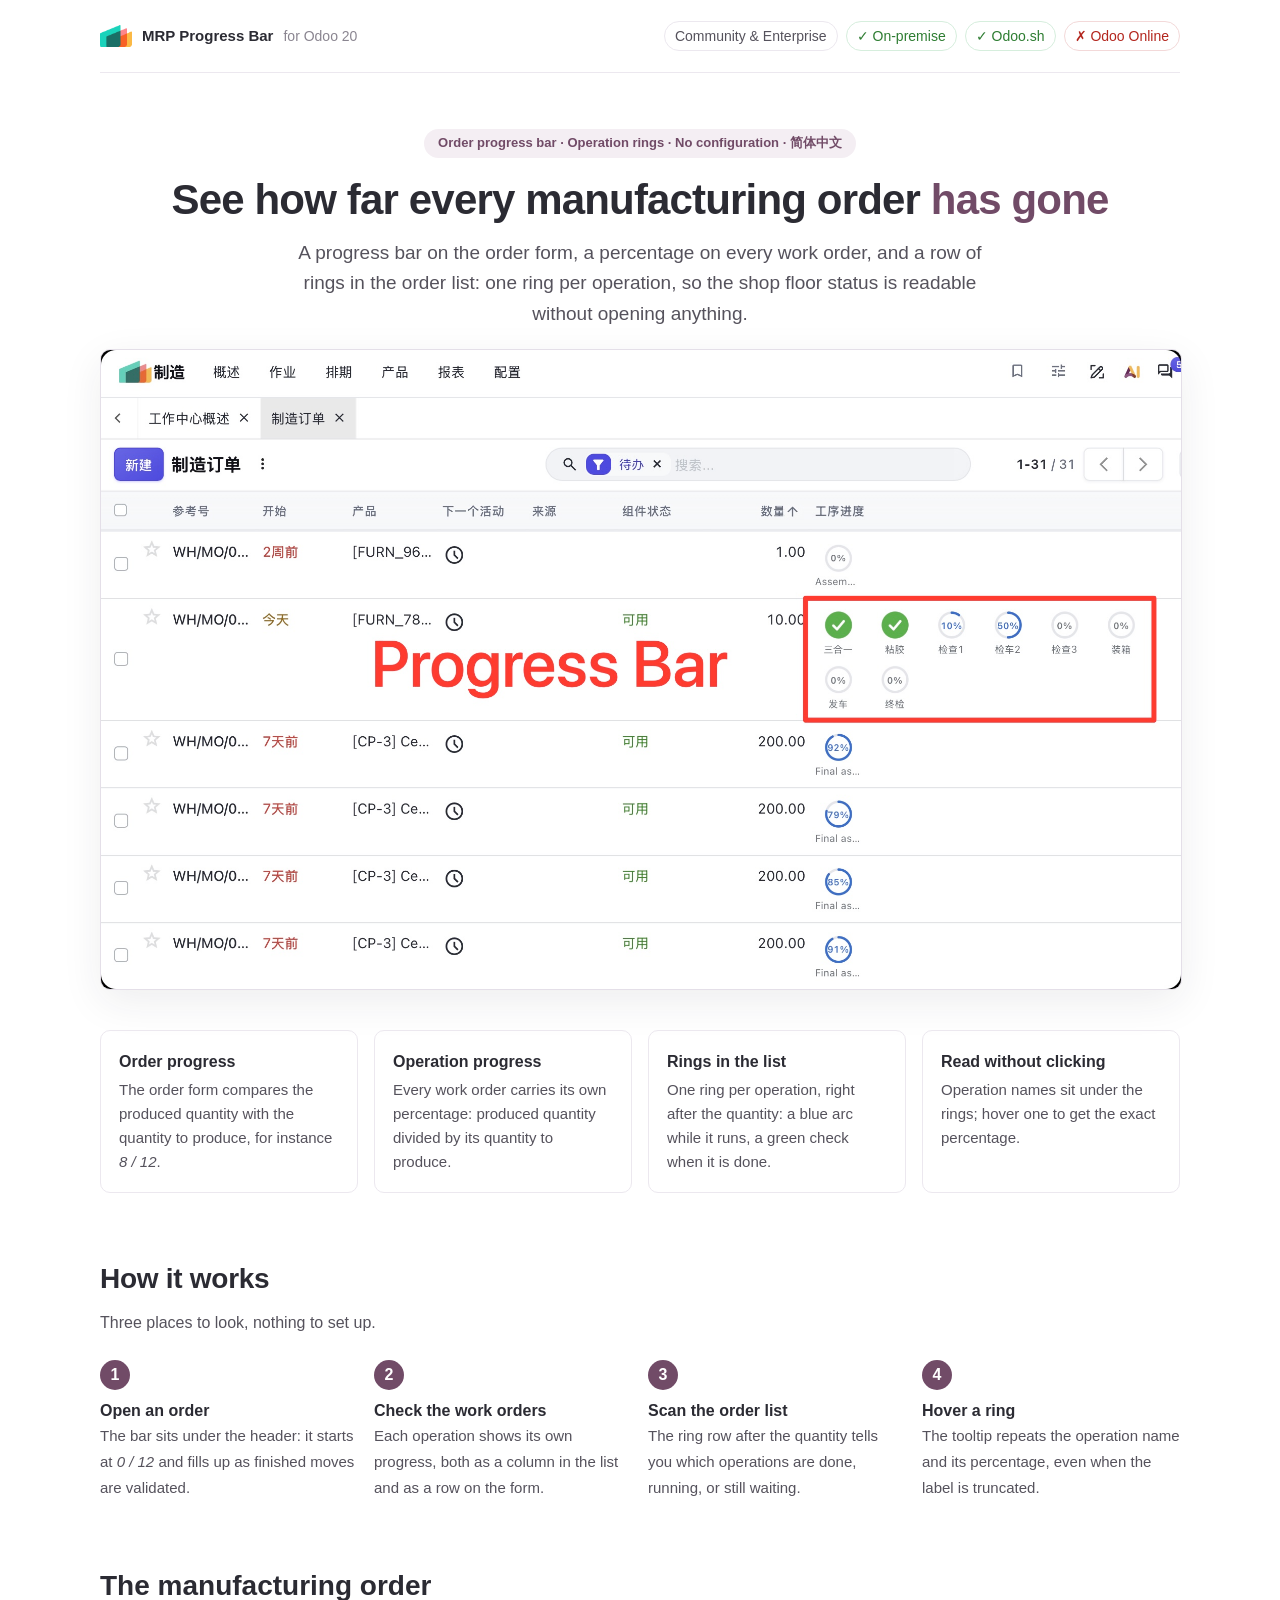
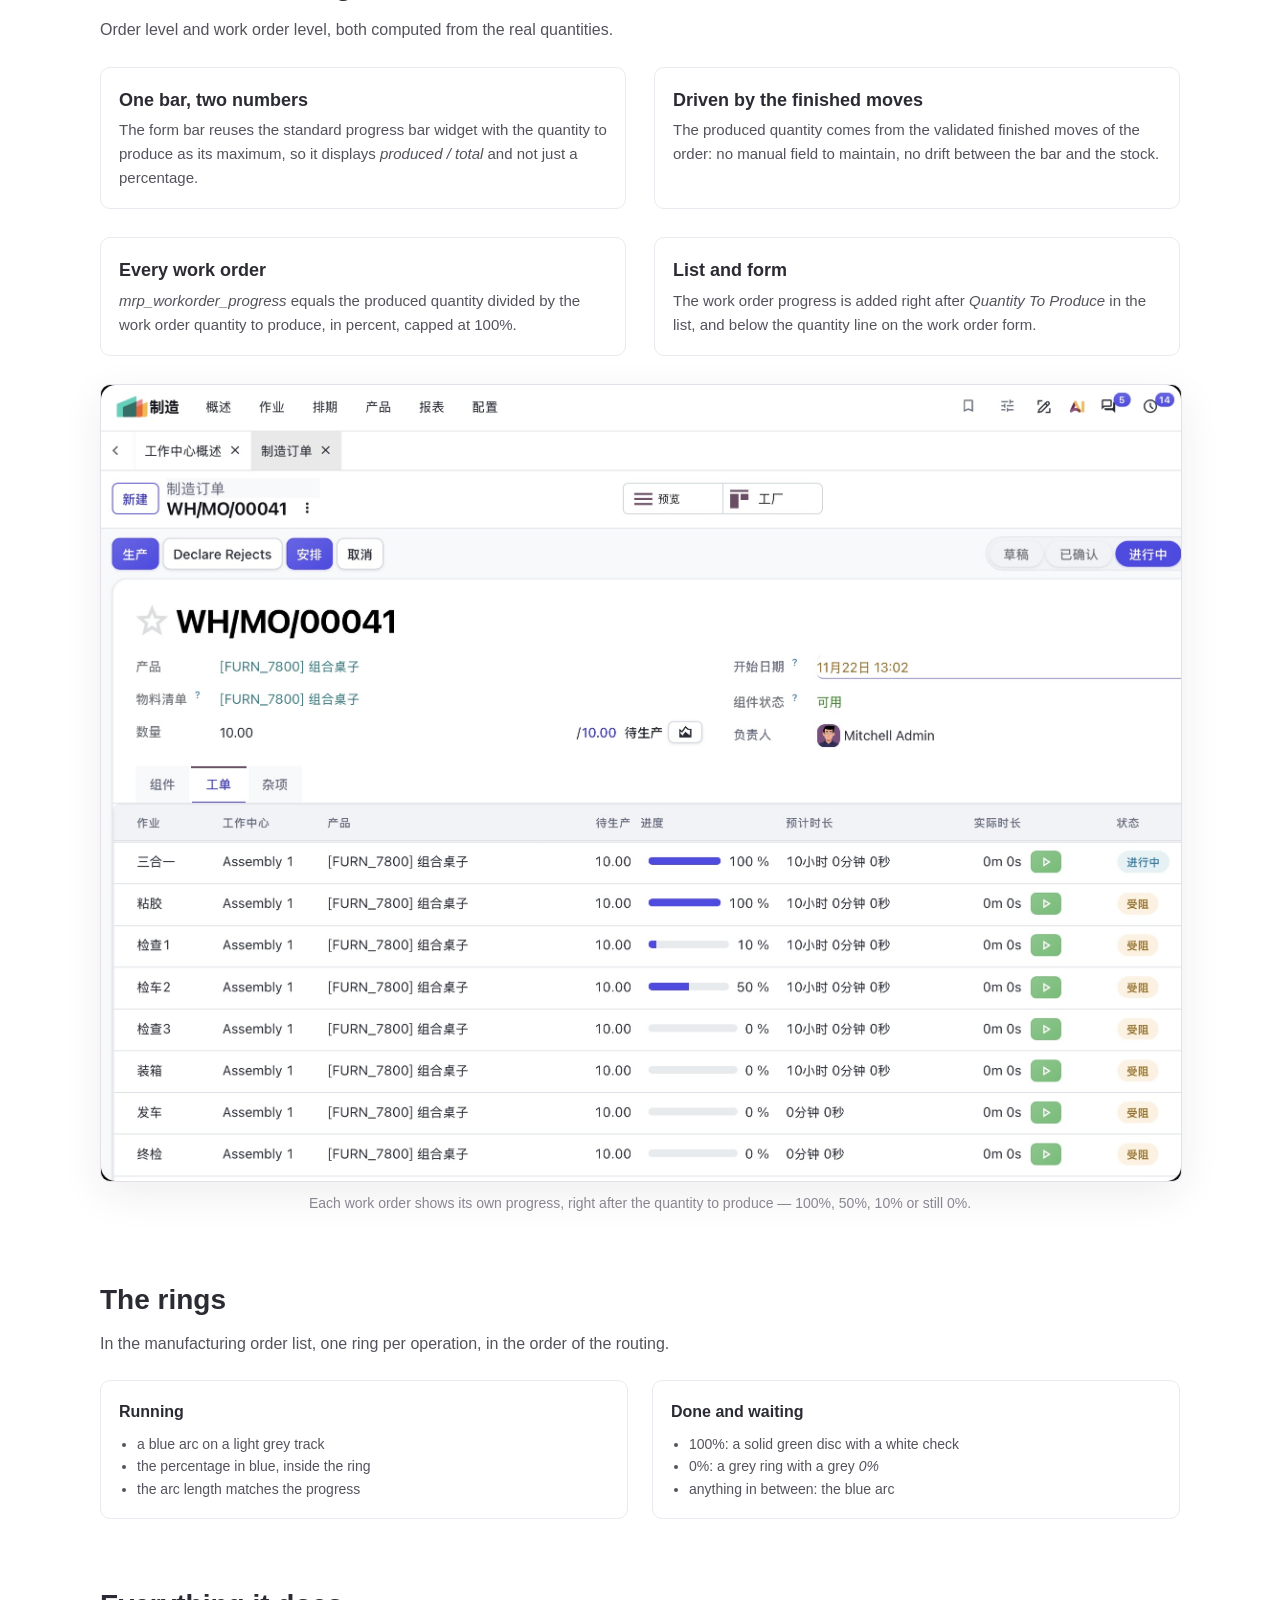
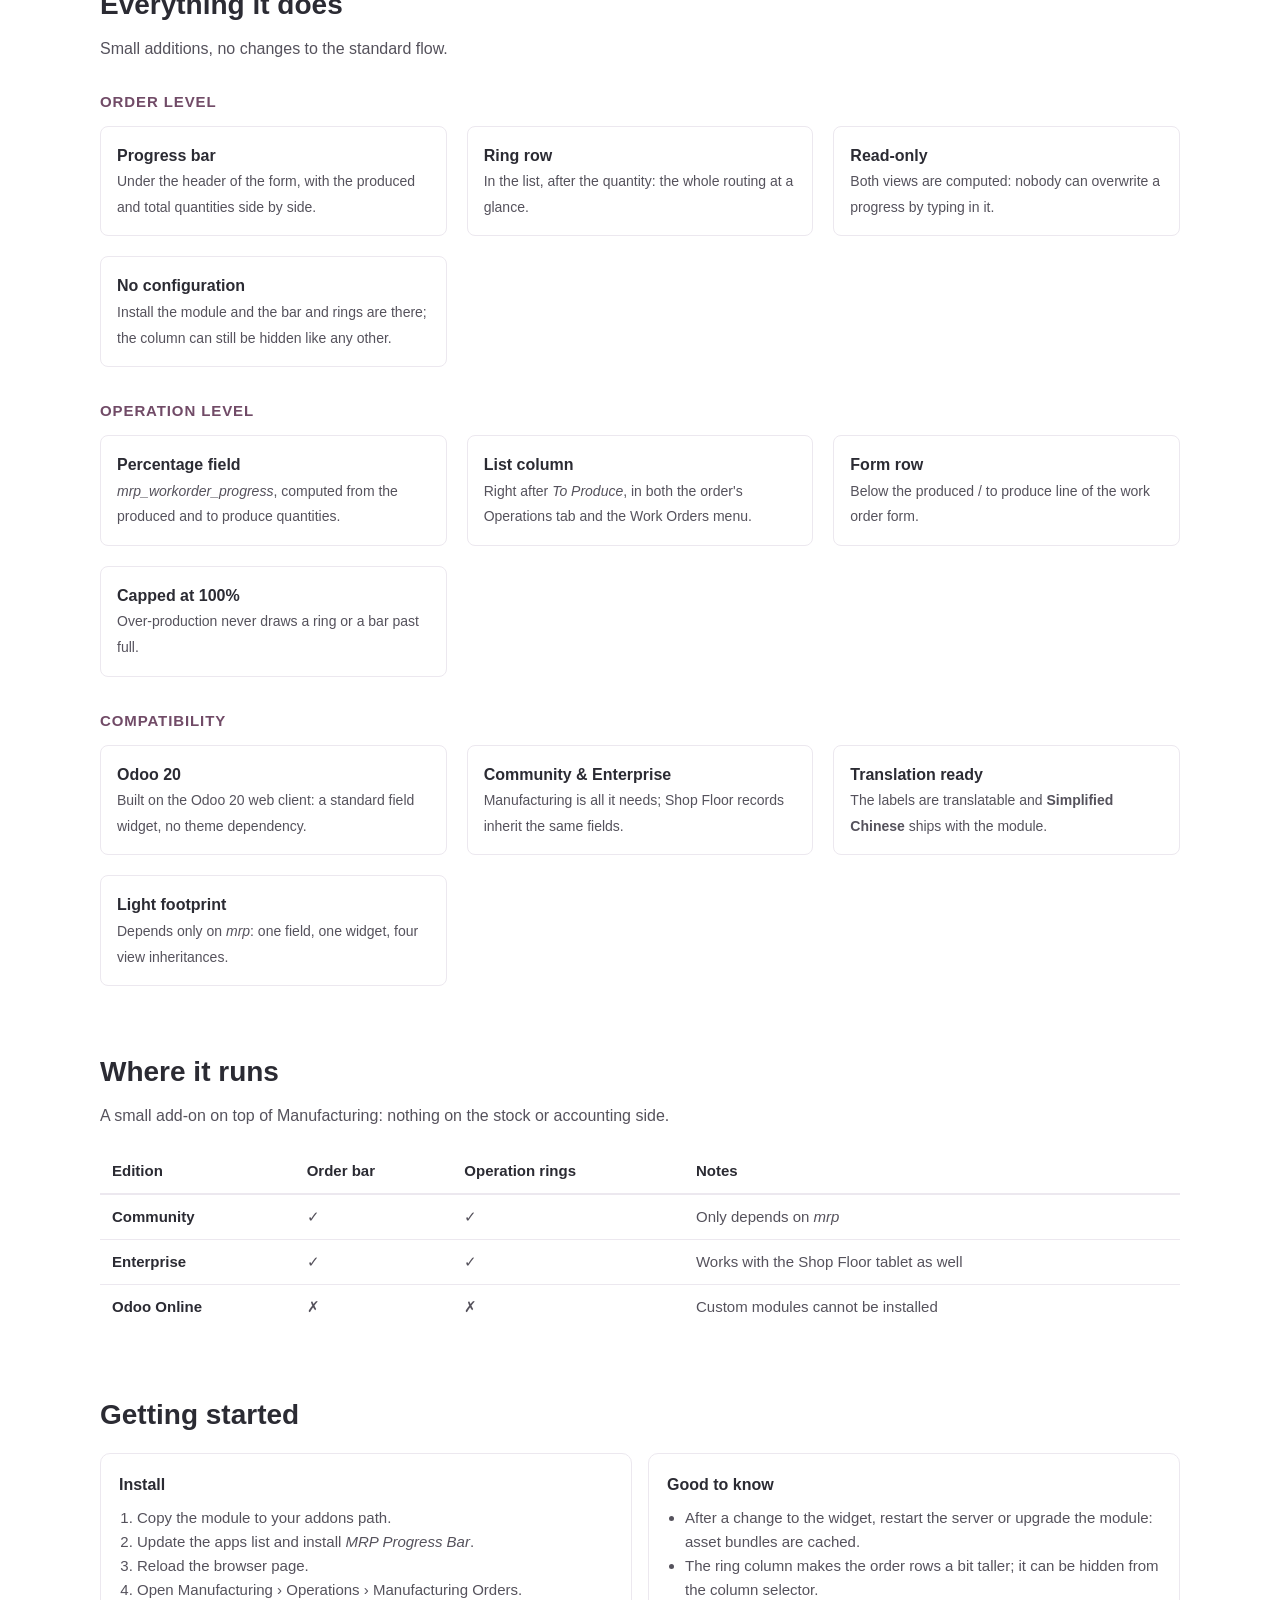
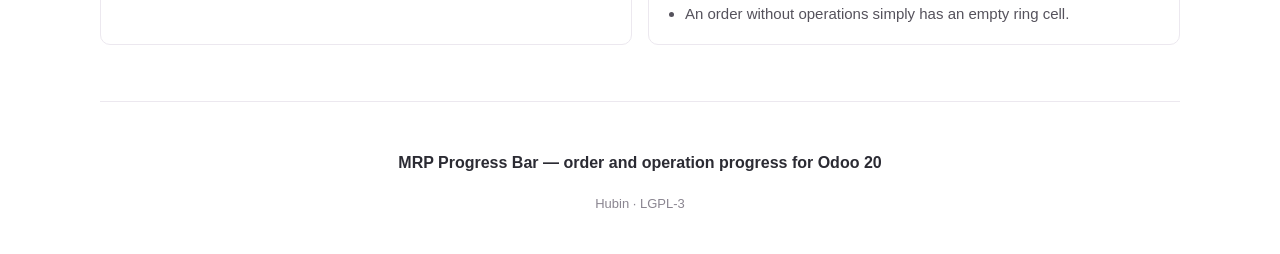
<file: cux_mrp_progress_bar/static/description/index.html>
<!DOCTYPE html>
<html lang="en">
<head>
    <meta charset="UTF-8"/>
    <meta name="viewport" content="width=device-width, initial-scale=1.0"/>
    <title>MRP Progress Bar for Odoo 20</title>
</head>
<body style="margin:0;background:#ffffff;color:#2b2b33;font-family:-apple-system,'Segoe UI',Roboto,'Helvetica Neue',Arial,sans-serif;line-height:1.6;">
<div style="max-width:1080px;margin:0 auto;padding:0 20px;">

    <!-- Header -->
    <div style="display:flex;flex-wrap:wrap;justify-content:space-between;align-items:center;gap:12px;padding:20px 0;border-bottom:1px solid #ece8ef;font-size:14px;">
        <div style="display:flex;align-items:center;gap:10px;">
            <img src="./icon.png" alt="" width="32" height="32" style="border-radius:7px;"/>
            <strong style="font-size:15px;">MRP Progress Bar</strong>
            <span style="color:#8a8590;">for Odoo 20</span>
        </div>
        <div style="display:flex;flex-wrap:wrap;gap:8px;color:#55525c;">
            <span style="padding:3px 10px;border:1px solid #ece8ef;border-radius:20px;">Community &amp; Enterprise</span>
            <span style="padding:3px 10px;border:1px solid #d6eedd;border-radius:20px;color:#2e7d32;">&#10003; On-premise</span>
            <span style="padding:3px 10px;border:1px solid #d6eedd;border-radius:20px;color:#2e7d32;">&#10003; Odoo.sh</span>
            <span style="padding:3px 10px;border:1px solid #f3d9d9;border-radius:20px;color:#b3261e;">&#10007; Odoo Online</span>
        </div>
    </div>

    <!-- Hero -->
    <div style="text-align:center;padding:56px 0 20px;">
        <div style="display:inline-block;padding:4px 14px;border-radius:20px;background:#f4eef3;color:#714b67;font-size:13px;font-weight:600;margin-bottom:18px;">
            Order progress bar &middot; Operation rings &middot; No configuration &middot; 简体中文
        </div>
        <h1 style="font-size:42px;line-height:1.15;margin:0 0 14px;font-weight:700;letter-spacing:-0.02em;">
            See how far every manufacturing order <span style="color:#714b67;">has gone</span>
        </h1>
        <p style="font-size:19px;color:#55525c;max-width:720px;margin:0 auto;">
            A progress bar on the order form, a percentage on every work order, and a row of rings in the order
            list: one ring per operation, so the shop floor status is readable without opening anything.
        </p>
    </div>
    <img src="./image.jpg" alt="Operations progress rings in the manufacturing order list"
         style="display:block;width:100%;border:1px solid #e4dfe8;border-radius:10px;box-shadow:0 12px 40px rgba(43,43,51,.08);"/>

    <!-- At a glance -->
    <div style="display:grid;grid-template-columns:repeat(auto-fit,minmax(min(220px,100%),1fr));gap:16px;margin:40px 0 8px;">
        <div style="padding:18px;border:1px solid #ece8ef;border-radius:10px;">
            <div style="font-weight:700;margin-bottom:4px;">Order progress</div>
            <div style="color:#55525c;font-size:15px;">The order form compares the produced quantity with the quantity to produce, for instance <em>8 / 12</em>.</div>
        </div>
        <div style="padding:18px;border:1px solid #ece8ef;border-radius:10px;">
            <div style="font-weight:700;margin-bottom:4px;">Operation progress</div>
            <div style="color:#55525c;font-size:15px;">Every work order carries its own percentage: produced quantity divided by its quantity to produce.</div>
        </div>
        <div style="padding:18px;border:1px solid #ece8ef;border-radius:10px;">
            <div style="font-weight:700;margin-bottom:4px;">Rings in the list</div>
            <div style="color:#55525c;font-size:15px;">One ring per operation, right after the quantity: a blue arc while it runs, a green check when it is done.</div>
        </div>
        <div style="padding:18px;border:1px solid #ece8ef;border-radius:10px;">
            <div style="font-weight:700;margin-bottom:4px;">Read without clicking</div>
            <div style="color:#55525c;font-size:15px;">Operation names sit under the rings; hover one to get the exact percentage.</div>
        </div>
    </div>

    <!-- How it works -->
    <h2 style="font-size:28px;margin:64px 0 8px;letter-spacing:-0.01em;">How it works</h2>
    <p style="color:#55525c;margin:0 0 24px;">Three places to look, nothing to set up.</p>
    <div style="display:grid;grid-template-columns:repeat(auto-fit,minmax(min(230px,100%),1fr));gap:16px;margin-bottom:8px;">
        <div><div style="width:30px;height:30px;border-radius:50%;background:#714b67;color:#fff;text-align:center;line-height:30px;font-weight:700;margin-bottom:8px;">1</div>
            <strong>Open an order</strong><br/><span style="color:#55525c;font-size:15px;">The bar sits under the header: it starts at <em>0 / 12</em> and fills up as finished moves are validated.</span></div>
        <div><div style="width:30px;height:30px;border-radius:50%;background:#714b67;color:#fff;text-align:center;line-height:30px;font-weight:700;margin-bottom:8px;">2</div>
            <strong>Check the work orders</strong><br/><span style="color:#55525c;font-size:15px;">Each operation shows its own progress, both as a column in the list and as a row on the form.</span></div>
        <div><div style="width:30px;height:30px;border-radius:50%;background:#714b67;color:#fff;text-align:center;line-height:30px;font-weight:700;margin-bottom:8px;">3</div>
            <strong>Scan the order list</strong><br/><span style="color:#55525c;font-size:15px;">The ring row after the quantity tells you which operations are done, running, or still waiting.</span></div>
        <div><div style="width:30px;height:30px;border-radius:50%;background:#714b67;color:#fff;text-align:center;line-height:30px;font-weight:700;margin-bottom:8px;">4</div>
            <strong>Hover a ring</strong><br/><span style="color:#55525c;font-size:15px;">The tooltip repeats the operation name and its percentage, even when the label is truncated.</span></div>
    </div>

    <!-- The order -->
    <h2 style="font-size:28px;margin:64px 0 8px;">The manufacturing order</h2>
    <p style="color:#55525c;margin:0 0 24px;">Order level and work order level, both computed from the real quantities.</p>
    <div style="display:grid;grid-template-columns:repeat(auto-fit,minmax(min(420px,100%),1fr));gap:28px;">
        <div style="padding:18px;border:1px solid #ece8ef;border-radius:10px;">
            <h3 style="font-size:18px;margin:0 0 4px;">One bar, two numbers</h3>
            <p style="color:#55525c;margin:0;font-size:15px;">The form bar reuses the standard progress bar widget with the quantity to produce as its maximum, so it displays <em>produced / total</em> and not just a percentage.</p>
        </div>
        <div style="padding:18px;border:1px solid #ece8ef;border-radius:10px;">
            <h3 style="font-size:18px;margin:0 0 4px;">Driven by the finished moves</h3>
            <p style="color:#55525c;margin:0;font-size:15px;">The produced quantity comes from the validated finished moves of the order: no manual field to maintain, no drift between the bar and the stock.</p>
        </div>
        <div style="padding:18px;border:1px solid #ece8ef;border-radius:10px;">
            <h3 style="font-size:18px;margin:0 0 4px;">Every work order</h3>
            <p style="color:#55525c;margin:0;font-size:15px;"><em>mrp_workorder_progress</em> equals the produced quantity divided by the work order quantity to produce, in percent, capped at 100%.</p>
        </div>
        <div style="padding:18px;border:1px solid #ece8ef;border-radius:10px;">
            <h3 style="font-size:18px;margin:0 0 4px;">List and form</h3>
            <p style="color:#55525c;margin:0;font-size:15px;">The work order progress is added right after <em>Quantity To Produce</em> in the list, and below the quantity line on the work order form.</p>
        </div>
    </div>
    <img src="./image_2.jpg" alt="Work order progress column on the manufacturing order form"
         style="display:block;width:100%;border:1px solid #e4dfe8;border-radius:10px;box-shadow:0 12px 40px rgba(43,43,51,.08);margin-top:28px;"/>
    <p style="color:#8a8590;font-size:14px;text-align:center;margin:10px 0 0;">Each work order shows its own progress, right after the quantity to produce &mdash; 100%, 50%, 10% or still 0%.</p>

    <!-- The rings -->
    <h2 style="font-size:28px;margin:64px 0 8px;">The rings</h2>
    <p style="color:#55525c;margin:0 0 24px;">In the manufacturing order list, one ring per operation, in the order of the routing.</p>
    <div style="display:grid;grid-template-columns:repeat(auto-fit,minmax(min(320px,100%),1fr));gap:24px;">
        <div style="padding:18px;border:1px solid #ece8ef;border-radius:10px;">
            <strong>Running</strong>
            <ul style="margin:8px 0 0;padding-left:18px;color:#55525c;font-size:14px;">
                <li>a blue arc on a light grey track</li>
                <li>the percentage in blue, inside the ring</li>
                <li>the arc length matches the progress</li>
            </ul>
        </div>
        <div style="padding:18px;border:1px solid #ece8ef;border-radius:10px;">
            <strong>Done and waiting</strong>
            <ul style="margin:8px 0 0;padding-left:18px;color:#55525c;font-size:14px;">
                <li>100%: a solid green disc with a white check</li>
                <li>0%: a grey ring with a grey <em>0%</em></li>
                <li>anything in between: the blue arc</li>
            </ul>
        </div>
    </div>

    <!-- Features -->
    <h2 style="font-size:28px;margin:64px 0 8px;">Everything it does</h2>
    <p style="color:#55525c;margin:0 0 8px;">Small additions, no changes to the standard flow.</p>

    <h3 style="font-size:15px;text-transform:uppercase;letter-spacing:.06em;color:#714b67;margin:28px 0 12px;">Order level</h3>
    <div style="display:grid;grid-template-columns:repeat(auto-fill,minmax(min(300px,100%),1fr));gap:20px;">
        <div style="padding:16px;border:1px solid #ece8ef;border-radius:8px;"><strong>Progress bar</strong><br/><span style="color:#55525c;font-size:14px;">Under the header of the form, with the produced and total quantities side by side.</span></div>
        <div style="padding:16px;border:1px solid #ece8ef;border-radius:8px;"><strong>Ring row</strong><br/><span style="color:#55525c;font-size:14px;">In the list, after the quantity: the whole routing at a glance.</span></div>
        <div style="padding:16px;border:1px solid #ece8ef;border-radius:8px;"><strong>Read-only</strong><br/><span style="color:#55525c;font-size:14px;">Both views are computed: nobody can overwrite a progress by typing in it.</span></div>
        <div style="padding:16px;border:1px solid #ece8ef;border-radius:8px;"><strong>No configuration</strong><br/><span style="color:#55525c;font-size:14px;">Install the module and the bar and rings are there; the column can still be hidden like any other.</span></div>
    </div>

    <h3 style="font-size:15px;text-transform:uppercase;letter-spacing:.06em;color:#714b67;margin:32px 0 12px;">Operation level</h3>
    <div style="display:grid;grid-template-columns:repeat(auto-fill,minmax(min(300px,100%),1fr));gap:20px;">
        <div style="padding:16px;border:1px solid #ece8ef;border-radius:8px;"><strong>Percentage field</strong><br/><span style="color:#55525c;font-size:14px;"><em>mrp_workorder_progress</em>, computed from the produced and to produce quantities.</span></div>
        <div style="padding:16px;border:1px solid #ece8ef;border-radius:8px;"><strong>List column</strong><br/><span style="color:#55525c;font-size:14px;">Right after <em>To Produce</em>, in both the order's Operations tab and the Work Orders menu.</span></div>
        <div style="padding:16px;border:1px solid #ece8ef;border-radius:8px;"><strong>Form row</strong><br/><span style="color:#55525c;font-size:14px;">Below the produced / to produce line of the work order form.</span></div>
        <div style="padding:16px;border:1px solid #ece8ef;border-radius:8px;"><strong>Capped at 100%</strong><br/><span style="color:#55525c;font-size:14px;">Over-production never draws a ring or a bar past full.</span></div>
    </div>

    <h3 style="font-size:15px;text-transform:uppercase;letter-spacing:.06em;color:#714b67;margin:32px 0 12px;">Compatibility</h3>
    <div style="display:grid;grid-template-columns:repeat(auto-fill,minmax(min(300px,100%),1fr));gap:20px;">
        <div style="padding:16px;border:1px solid #ece8ef;border-radius:8px;"><strong>Odoo 20</strong><br/><span style="color:#55525c;font-size:14px;">Built on the Odoo 20 web client: a standard field widget, no theme dependency.</span></div>
        <div style="padding:16px;border:1px solid #ece8ef;border-radius:8px;"><strong>Community &amp; Enterprise</strong><br/><span style="color:#55525c;font-size:14px;">Manufacturing is all it needs; Shop Floor records inherit the same fields.</span></div>
        <div style="padding:16px;border:1px solid #ece8ef;border-radius:8px;"><strong>Translation ready</strong><br/><span style="color:#55525c;font-size:14px;">The labels are translatable and <strong>Simplified Chinese</strong> ships with the module.</span></div>
        <div style="padding:16px;border:1px solid #ece8ef;border-radius:8px;"><strong>Light footprint</strong><br/><span style="color:#55525c;font-size:14px;">Depends only on <em>mrp</em>: one field, one widget, four view inheritances.</span></div>
    </div>

    <!-- Compatibility table -->
    <h2 style="font-size:28px;margin:64px 0 8px;">Where it runs</h2>
    <p style="color:#55525c;margin:0 0 20px;">A small add-on on top of Manufacturing: nothing on the stock or accounting side.</p>
    <div style="overflow-x:auto;">
        <table style="width:100%;border-collapse:collapse;font-size:15px;min-width:560px;">
            <tr style="text-align:left;border-bottom:2px solid #ece8ef;">
                <th style="padding:10px 12px;">Edition</th><th style="padding:10px 12px;">Order bar</th><th style="padding:10px 12px;">Operation rings</th><th style="padding:10px 12px;">Notes</th>
            </tr>
            <tr style="border-bottom:1px solid #ece8ef;">
                <td style="padding:10px 12px;font-weight:600;">Community</td>
                <td style="padding:10px 12px;color:#55525c;">&#10003;</td>
                <td style="padding:10px 12px;color:#55525c;">&#10003;</td>
                <td style="padding:10px 12px;color:#55525c;">Only depends on <em>mrp</em></td>
            </tr>
            <tr style="border-bottom:1px solid #ece8ef;">
                <td style="padding:10px 12px;font-weight:600;">Enterprise</td>
                <td style="padding:10px 12px;color:#55525c;">&#10003;</td>
                <td style="padding:10px 12px;color:#55525c;">&#10003;</td>
                <td style="padding:10px 12px;color:#55525c;">Works with the Shop Floor tablet as well</td>
            </tr>
            <tr>
                <td style="padding:10px 12px;font-weight:600;">Odoo Online</td>
                <td style="padding:10px 12px;color:#55525c;">&#10007;</td>
                <td style="padding:10px 12px;color:#55525c;">&#10007;</td>
                <td style="padding:10px 12px;color:#55525c;">Custom modules cannot be installed</td>
            </tr>
        </table>
    </div>

    <!-- Getting started -->
    <h2 style="font-size:28px;margin:64px 0 16px;">Getting started</h2>
    <div style="display:grid;grid-template-columns:repeat(auto-fit,minmax(min(300px,100%),1fr));gap:16px;">
        <div style="padding:18px;border:1px solid #ece8ef;border-radius:10px;">
            <strong>Install</strong>
            <ol style="color:#55525c;margin:8px 0 0;padding-left:18px;font-size:15px;">
                <li>Copy the module to your addons path.</li>
                <li>Update the apps list and install <em>MRP Progress Bar</em>.</li>
                <li>Reload the browser page.</li>
                <li>Open Manufacturing &rsaquo; Operations &rsaquo; Manufacturing Orders.</li>
            </ol>
        </div>
        <div style="padding:18px;border:1px solid #ece8ef;border-radius:10px;">
            <strong>Good to know</strong>
            <ul style="color:#55525c;margin:8px 0 0;padding-left:18px;font-size:15px;">
                <li>After a change to the widget, restart the server or upgrade the module: asset bundles are cached.</li>
                <li>The ring column makes the order rows a bit taller; it can be hidden from the column selector.</li>
                <li>An order without operations simply has an empty ring cell.</li>
            </ul>
        </div>
    </div>

    <!-- Footer -->
    <div style="text-align:center;padding:48px 0 40px;margin-top:56px;border-top:1px solid #ece8ef;">
        <p style="margin:0 0 6px;font-weight:600;">MRP Progress Bar &mdash; order and operation progress for Odoo 20</p>
        <p style="margin:18px 0 0;color:#8a8590;font-size:13px;">Hubin &middot; LGPL-3</p>
    </div>

</div>
</body>
</html>
</file>
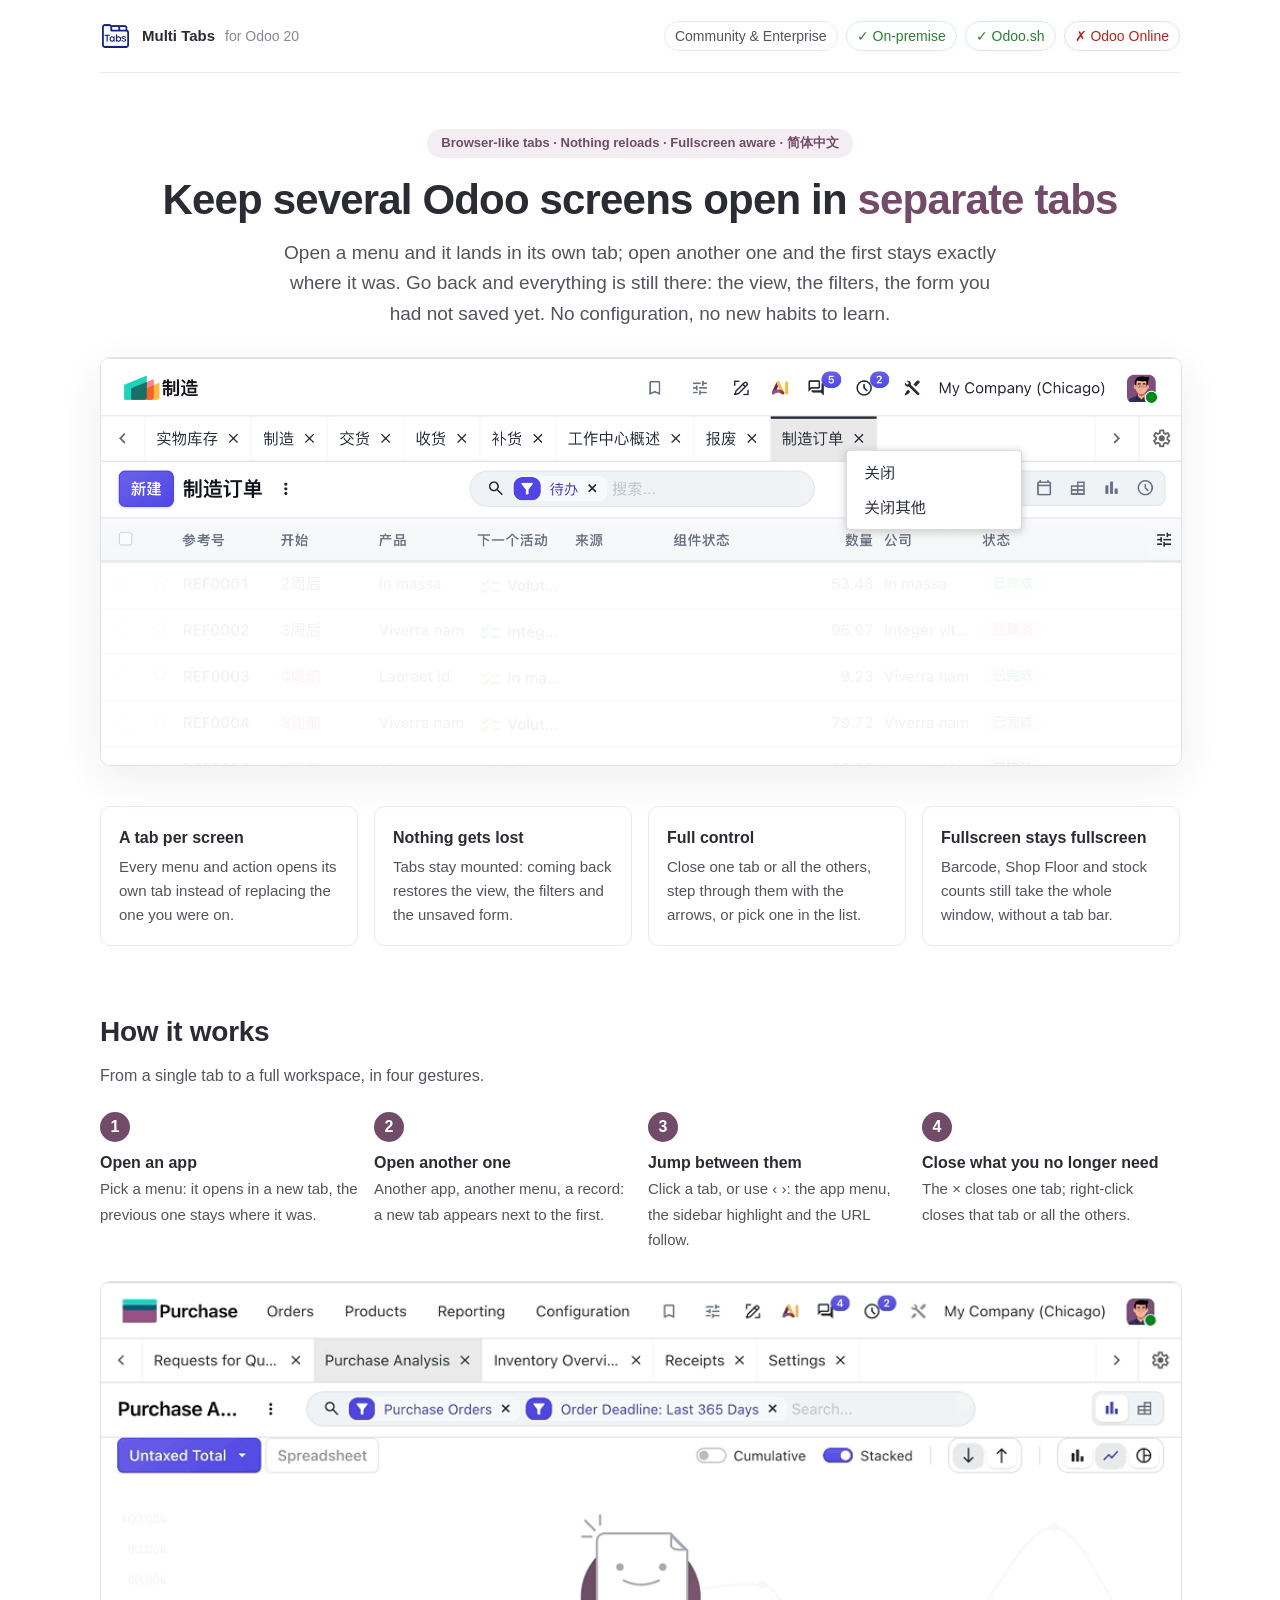
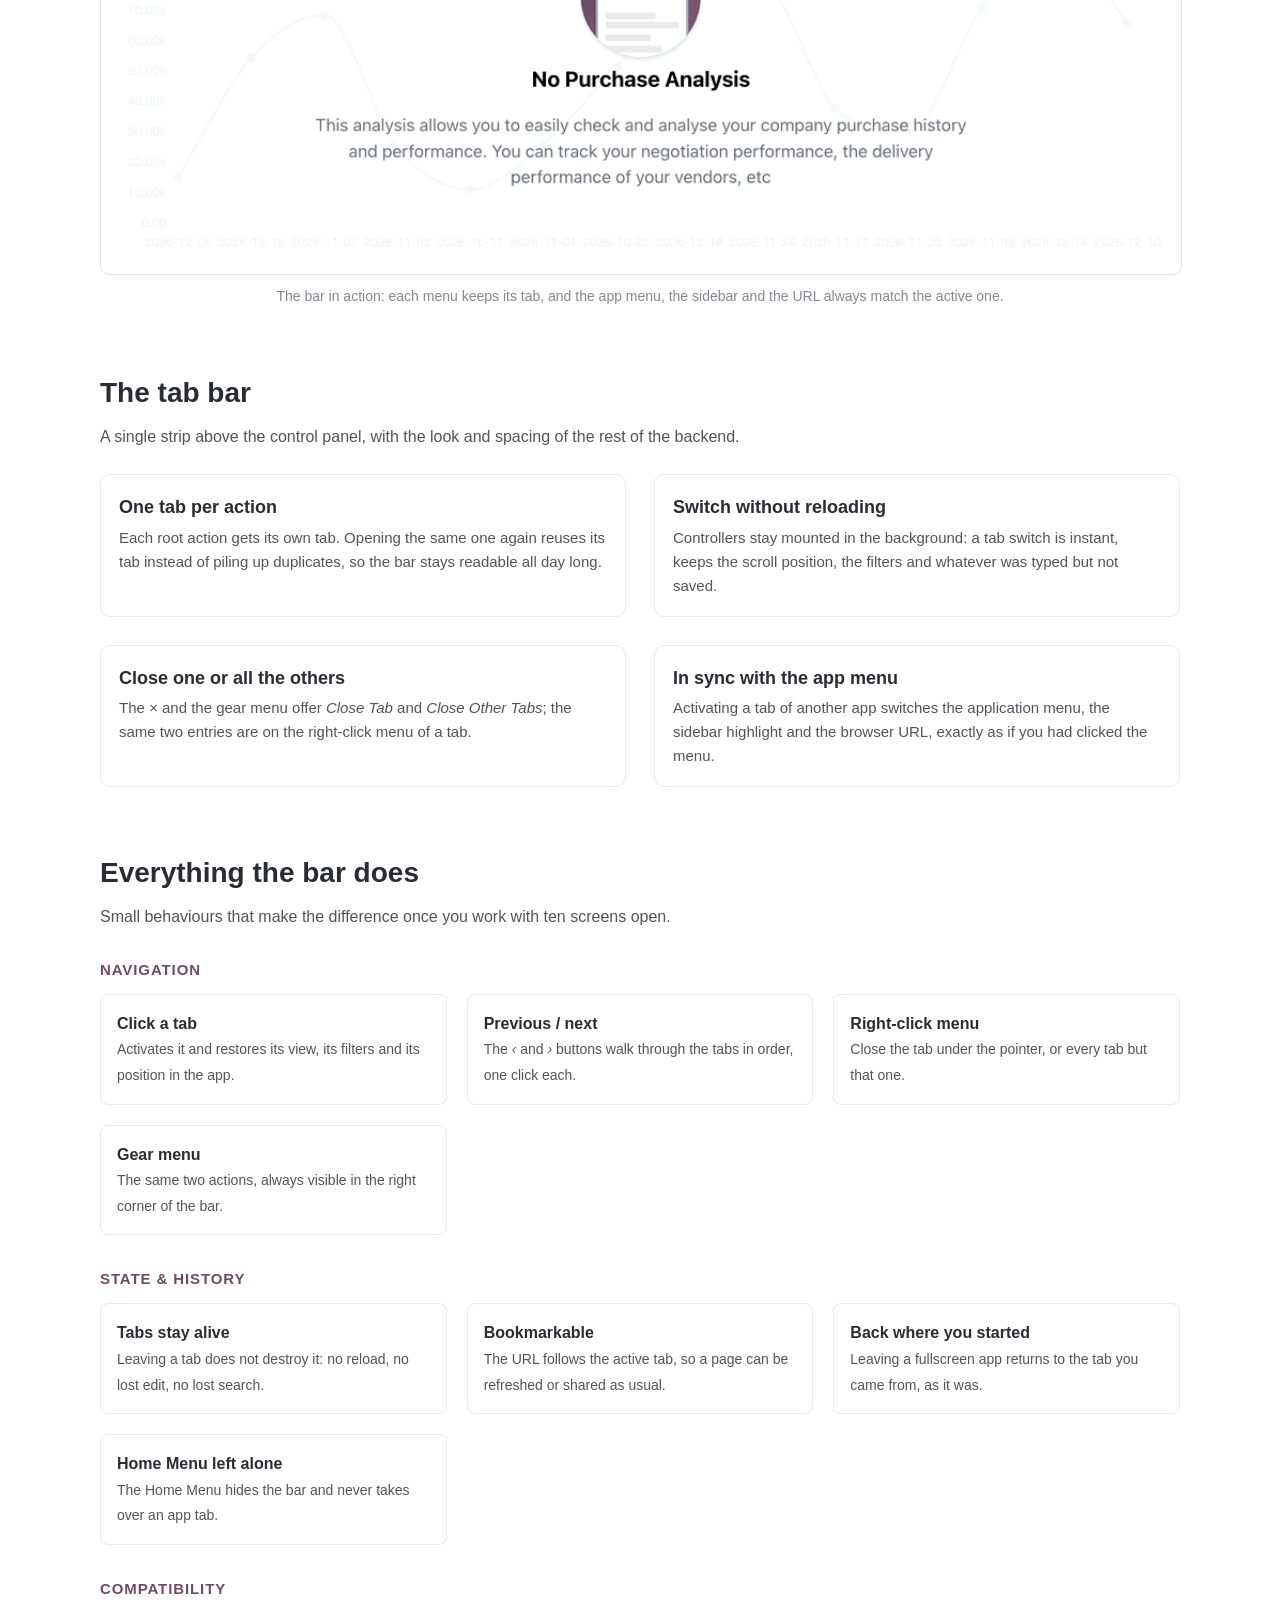
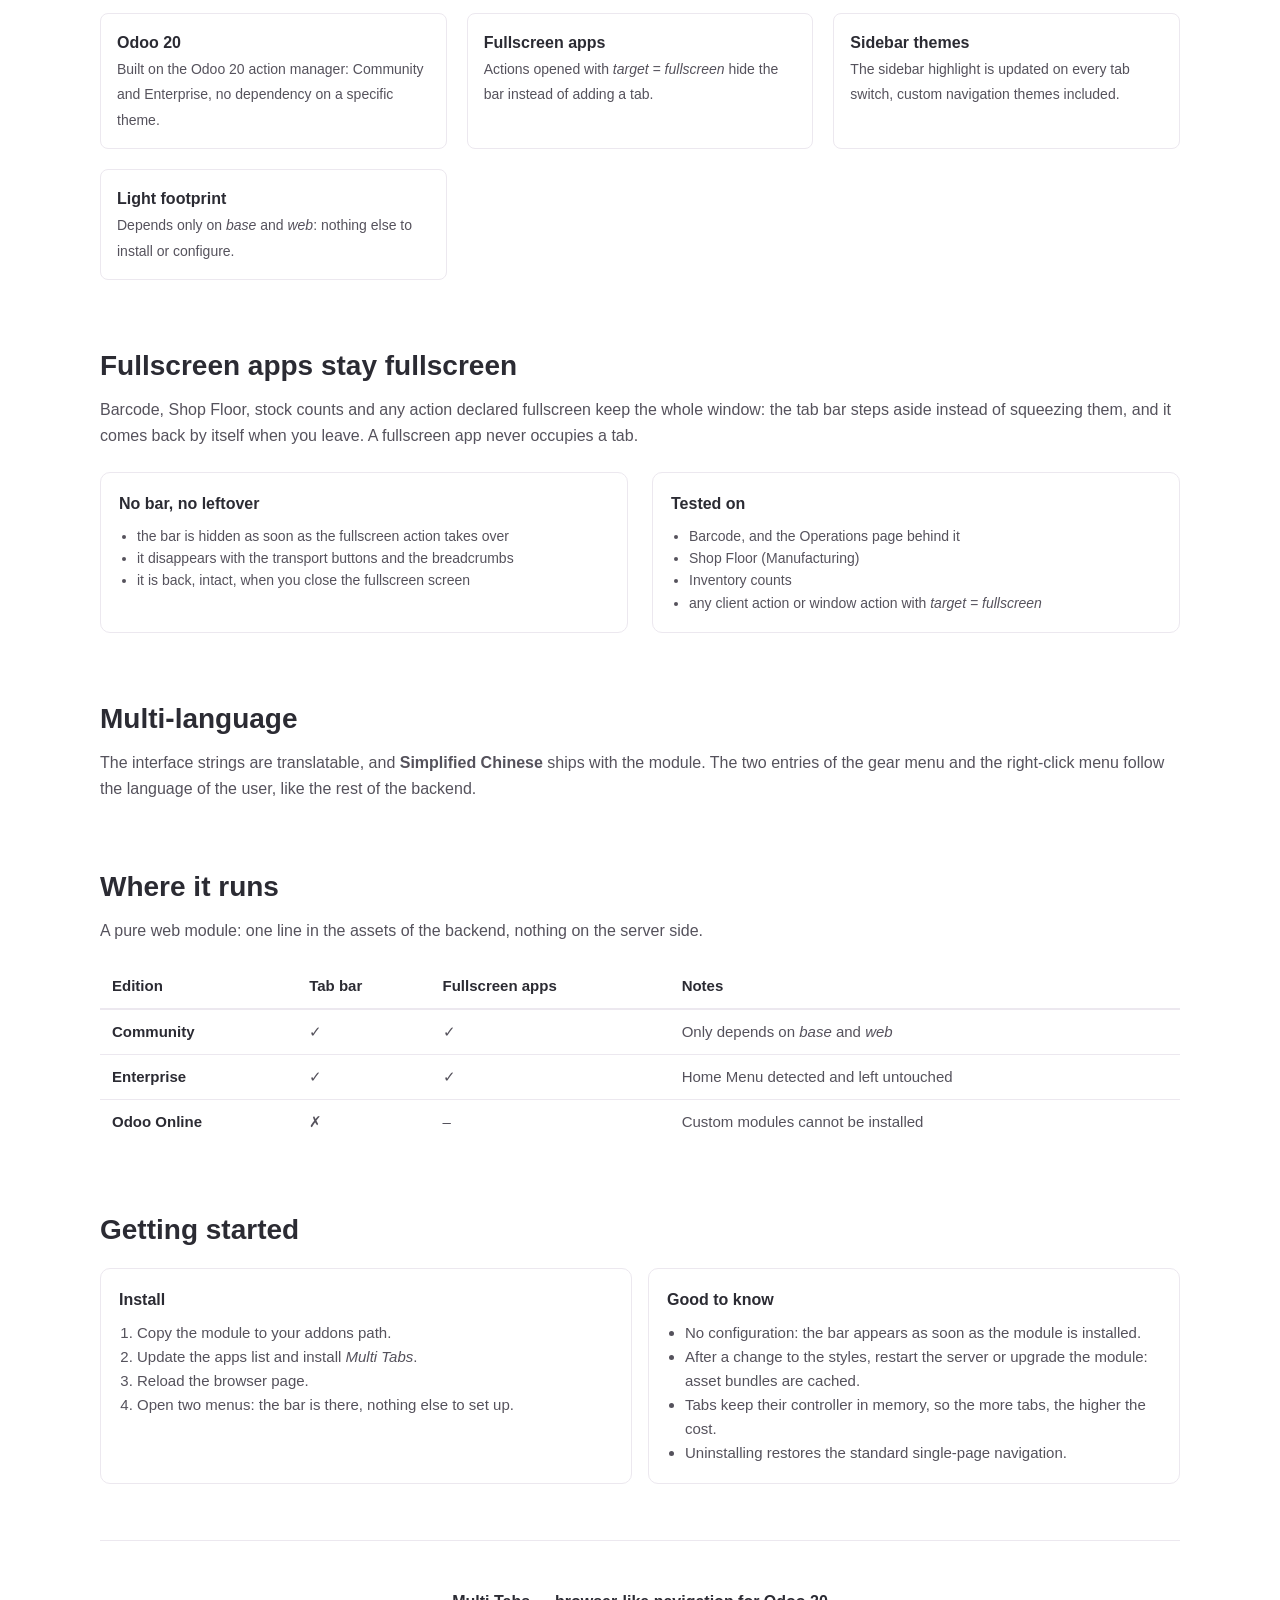
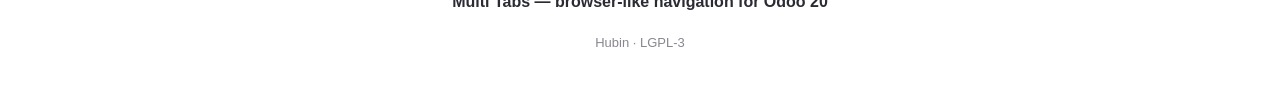
<file: cux_multi_tabs/static/description/index.html>
<!DOCTYPE html>
<html lang="en">
<head>
    <meta charset="UTF-8"/>
    <meta name="viewport" content="width=device-width, initial-scale=1.0"/>
    <title>Multi Tabs for Odoo 20</title>
</head>
<body style="margin:0;background:#ffffff;color:#2b2b33;font-family:-apple-system,'Segoe UI',Roboto,'Helvetica Neue',Arial,sans-serif;line-height:1.6;">
<div style="max-width:1080px;margin:0 auto;padding:0 20px;">

    <!-- Header -->
    <div style="display:flex;flex-wrap:wrap;justify-content:space-between;align-items:center;gap:12px;padding:20px 0;border-bottom:1px solid #ece8ef;font-size:14px;">
        <div style="display:flex;align-items:center;gap:10px;">
            <img src="./icon.png" alt="" width="32" height="32" style="border-radius:7px;"/>
            <strong style="font-size:15px;">Multi Tabs</strong>
            <span style="color:#8a8590;">for Odoo 20</span>
        </div>
        <div style="display:flex;flex-wrap:wrap;gap:8px;color:#55525c;">
            <span style="padding:3px 10px;border:1px solid #ece8ef;border-radius:20px;">Community &amp; Enterprise</span>
            <span style="padding:3px 10px;border:1px solid #d6eedd;border-radius:20px;color:#2e7d32;">&#10003; On-premise</span>
            <span style="padding:3px 10px;border:1px solid #d6eedd;border-radius:20px;color:#2e7d32;">&#10003; Odoo.sh</span>
            <span style="padding:3px 10px;border:1px solid #f3d9d9;border-radius:20px;color:#b3261e;">&#10007; Odoo Online</span>
        </div>
    </div>

    <!-- Hero -->
    <div style="text-align:center;padding:56px 0 28px;">
        <div style="display:inline-block;padding:4px 14px;border-radius:20px;background:#f4eef3;color:#714b67;font-size:13px;font-weight:600;margin-bottom:18px;">
            Browser-like tabs &middot; Nothing reloads &middot; Fullscreen aware &middot; 简体中文
        </div>
        <h1 style="font-size:42px;line-height:1.15;margin:0 0 14px;font-weight:700;letter-spacing:-0.02em;">
            Keep several Odoo screens open in <span style="color:#714b67;">separate tabs</span>
        </h1>
        <p style="font-size:19px;color:#55525c;max-width:720px;margin:0 auto;">
            Open a menu and it lands in its own tab; open another one and the first stays exactly where it was.
            Go back and everything is still there: the view, the filters, the form you had not saved yet.
            No configuration, no new habits to learn.
        </p>
    </div>
    <img src="./image.jpg" alt="The Multi Tabs bar in the Odoo backend"
         style="display:block;width:100%;border:1px solid #e4dfe8;border-radius:10px;box-shadow:0 12px 40px rgba(43,43,51,.08);"/>

    <!-- At a glance -->
    <div style="display:grid;grid-template-columns:repeat(auto-fit,minmax(min(220px,100%),1fr));gap:16px;margin:40px 0 8px;">
        <div style="padding:18px;border:1px solid #ece8ef;border-radius:10px;">
            <div style="font-weight:700;margin-bottom:4px;">A tab per screen</div>
            <div style="color:#55525c;font-size:15px;">Every menu and action opens its own tab instead of replacing the one you were on.</div>
        </div>
        <div style="padding:18px;border:1px solid #ece8ef;border-radius:10px;">
            <div style="font-weight:700;margin-bottom:4px;">Nothing gets lost</div>
            <div style="color:#55525c;font-size:15px;">Tabs stay mounted: coming back restores the view, the filters and the unsaved form.</div>
        </div>
        <div style="padding:18px;border:1px solid #ece8ef;border-radius:10px;">
            <div style="font-weight:700;margin-bottom:4px;">Full control</div>
            <div style="color:#55525c;font-size:15px;">Close one tab or all the others, step through them with the arrows, or pick one in the list.</div>
        </div>
        <div style="padding:18px;border:1px solid #ece8ef;border-radius:10px;">
            <div style="font-weight:700;margin-bottom:4px;">Fullscreen stays fullscreen</div>
            <div style="color:#55525c;font-size:15px;">Barcode, Shop Floor and stock counts still take the whole window, without a tab bar.</div>
        </div>
    </div>

    <!-- How it works -->
    <h2 style="font-size:28px;margin:64px 0 8px;letter-spacing:-0.01em;">How it works</h2>
    <p style="color:#55525c;margin:0 0 24px;">From a single tab to a full workspace, in four gestures.</p>
    <div style="display:grid;grid-template-columns:repeat(auto-fit,minmax(min(230px,100%),1fr));gap:16px;margin-bottom:28px;">
        <div><div style="width:30px;height:30px;border-radius:50%;background:#714b67;color:#fff;text-align:center;line-height:30px;font-weight:700;margin-bottom:8px;">1</div>
            <strong>Open an app</strong><br/><span style="color:#55525c;font-size:15px;">Pick a menu: it opens in a new tab, the previous one stays where it was.</span></div>
        <div><div style="width:30px;height:30px;border-radius:50%;background:#714b67;color:#fff;text-align:center;line-height:30px;font-weight:700;margin-bottom:8px;">2</div>
            <strong>Open another one</strong><br/><span style="color:#55525c;font-size:15px;">Another app, another menu, a record: a new tab appears next to the first.</span></div>
        <div><div style="width:30px;height:30px;border-radius:50%;background:#714b67;color:#fff;text-align:center;line-height:30px;font-weight:700;margin-bottom:8px;">3</div>
            <strong>Jump between them</strong><br/><span style="color:#55525c;font-size:15px;">Click a tab, or use &#8249; &#8250;: the app menu, the sidebar highlight and the URL follow.</span></div>
        <div><div style="width:30px;height:30px;border-radius:50%;background:#714b67;color:#fff;text-align:center;line-height:30px;font-weight:700;margin-bottom:8px;">4</div>
            <strong>Close what you no longer need</strong><br/><span style="color:#55525c;font-size:15px;">The <em>&times;</em> closes one tab; right-click closes that tab or all the others.</span></div>
    </div>
    <img src="./banner.gif" alt="Opening menus in tabs and switching between them"
         style="display:block;width:100%;border:1px solid #e4dfe8;border-radius:10px;"/>
    <p style="color:#8a8590;font-size:14px;text-align:center;margin:10px 0 0;">The bar in action: each menu keeps its tab, and the app menu, the sidebar and the URL always match the active one.</p>

    <!-- The tab bar -->
    <h2 style="font-size:28px;margin:64px 0 8px;">The tab bar</h2>
    <p style="color:#55525c;margin:0 0 24px;">A single strip above the control panel, with the look and spacing of the rest of the backend.</p>
    <div style="display:grid;grid-template-columns:repeat(auto-fit,minmax(min(420px,100%),1fr));gap:28px;">
        <div style="padding:18px;border:1px solid #ece8ef;border-radius:10px;">
            <h3 style="font-size:18px;margin:0 0 4px;">One tab per action</h3>
            <p style="color:#55525c;margin:0;font-size:15px;">Each root action gets its own tab. Opening the same one again reuses its tab instead of piling up duplicates, so the bar stays readable all day long.</p>
        </div>
        <div style="padding:18px;border:1px solid #ece8ef;border-radius:10px;">
            <h3 style="font-size:18px;margin:0 0 4px;">Switch without reloading</h3>
            <p style="color:#55525c;margin:0;font-size:15px;">Controllers stay mounted in the background: a tab switch is instant, keeps the scroll position, the filters and whatever was typed but not saved.</p>
        </div>
        <div style="padding:18px;border:1px solid #ece8ef;border-radius:10px;">
            <h3 style="font-size:18px;margin:0 0 4px;">Close one or all the others</h3>
            <p style="color:#55525c;margin:0;font-size:15px;">The <em>&times;</em> and the gear menu offer <em>Close Tab</em> and <em>Close Other Tabs</em>; the same two entries are on the right-click menu of a tab.</p>
        </div>
        <div style="padding:18px;border:1px solid #ece8ef;border-radius:10px;">
            <h3 style="font-size:18px;margin:0 0 4px;">In sync with the app menu</h3>
            <p style="color:#55525c;margin:0;font-size:15px;">Activating a tab of another app switches the application menu, the sidebar highlight and the browser URL, exactly as if you had clicked the menu.</p>
        </div>
    </div>

    <!-- Features -->
    <h2 style="font-size:28px;margin:64px 0 8px;">Everything the bar does</h2>
    <p style="color:#55525c;margin:0 0 8px;">Small behaviours that make the difference once you work with ten screens open.</p>

    <h3 style="font-size:15px;text-transform:uppercase;letter-spacing:.06em;color:#714b67;margin:28px 0 12px;">Navigation</h3>
    <div style="display:grid;grid-template-columns:repeat(auto-fill,minmax(min(300px,100%),1fr));gap:20px;">
        <div style="padding:16px;border:1px solid #ece8ef;border-radius:8px;"><strong>Click a tab</strong><br/><span style="color:#55525c;font-size:14px;">Activates it and restores its view, its filters and its position in the app.</span></div>
        <div style="padding:16px;border:1px solid #ece8ef;border-radius:8px;"><strong>Previous / next</strong><br/><span style="color:#55525c;font-size:14px;">The <em>&#8249;</em> and <em>&#8250;</em> buttons walk through the tabs in order, one click each.</span></div>
        <div style="padding:16px;border:1px solid #ece8ef;border-radius:8px;"><strong>Right-click menu</strong><br/><span style="color:#55525c;font-size:14px;">Close the tab under the pointer, or every tab but that one.</span></div>
        <div style="padding:16px;border:1px solid #ece8ef;border-radius:8px;"><strong>Gear menu</strong><br/><span style="color:#55525c;font-size:14px;">The same two actions, always visible in the right corner of the bar.</span></div>
    </div>

    <h3 style="font-size:15px;text-transform:uppercase;letter-spacing:.06em;color:#714b67;margin:32px 0 12px;">State &amp; history</h3>
    <div style="display:grid;grid-template-columns:repeat(auto-fill,minmax(min(300px,100%),1fr));gap:20px;">
        <div style="padding:16px;border:1px solid #ece8ef;border-radius:8px;"><strong>Tabs stay alive</strong><br/><span style="color:#55525c;font-size:14px;">Leaving a tab does not destroy it: no reload, no lost edit, no lost search.</span></div>
        <div style="padding:16px;border:1px solid #ece8ef;border-radius:8px;"><strong>Bookmarkable</strong><br/><span style="color:#55525c;font-size:14px;">The URL follows the active tab, so a page can be refreshed or shared as usual.</span></div>
        <div style="padding:16px;border:1px solid #ece8ef;border-radius:8px;"><strong>Back where you started</strong><br/><span style="color:#55525c;font-size:14px;">Leaving a fullscreen app returns to the tab you came from, as it was.</span></div>
        <div style="padding:16px;border:1px solid #ece8ef;border-radius:8px;"><strong>Home Menu left alone</strong><br/><span style="color:#55525c;font-size:14px;">The Home Menu hides the bar and never takes over an app tab.</span></div>
    </div>

    <h3 style="font-size:15px;text-transform:uppercase;letter-spacing:.06em;color:#714b67;margin:32px 0 12px;">Compatibility</h3>
    <div style="display:grid;grid-template-columns:repeat(auto-fill,minmax(min(300px,100%),1fr));gap:20px;">
        <div style="padding:16px;border:1px solid #ece8ef;border-radius:8px;"><strong>Odoo 20</strong><br/><span style="color:#55525c;font-size:14px;">Built on the Odoo 20 action manager: Community and Enterprise, no dependency on a specific theme.</span></div>
        <div style="padding:16px;border:1px solid #ece8ef;border-radius:8px;"><strong>Fullscreen apps</strong><br/><span style="color:#55525c;font-size:14px;">Actions opened with <em>target = fullscreen</em> hide the bar instead of adding a tab.</span></div>
        <div style="padding:16px;border:1px solid #ece8ef;border-radius:8px;"><strong>Sidebar themes</strong><br/><span style="color:#55525c;font-size:14px;">The sidebar highlight is updated on every tab switch, custom navigation themes included.</span></div>
        <div style="padding:16px;border:1px solid #ece8ef;border-radius:8px;"><strong>Light footprint</strong><br/><span style="color:#55525c;font-size:14px;">Depends only on <em>base</em> and <em>web</em>: nothing else to install or configure.</span></div>
    </div>

    <!-- Fullscreen -->
    <h2 style="font-size:28px;margin:64px 0 8px;">Fullscreen apps stay fullscreen</h2>
    <p style="color:#55525c;margin:0 0 24px;">
        Barcode, Shop Floor, stock counts and any action declared fullscreen keep the whole window:
        the tab bar steps aside instead of squeezing them, and it comes back by itself when you leave.
        A fullscreen app never occupies a tab.
    </p>
    <div style="display:grid;grid-template-columns:repeat(auto-fit,minmax(min(320px,100%),1fr));gap:24px;">
        <div style="padding:18px;border:1px solid #ece8ef;border-radius:10px;">
            <strong>No bar, no leftover</strong>
            <ul style="margin:8px 0 0;padding-left:18px;color:#55525c;font-size:14px;">
                <li>the bar is hidden as soon as the fullscreen action takes over</li>
                <li>it disappears with the transport buttons and the breadcrumbs</li>
                <li>it is back, intact, when you close the fullscreen screen</li>
            </ul>
        </div>
        <div style="padding:18px;border:1px solid #ece8ef;border-radius:10px;">
            <strong>Tested on</strong>
            <ul style="margin:8px 0 0;padding-left:18px;color:#55525c;font-size:14px;">
                <li>Barcode, and the Operations page behind it</li>
                <li>Shop Floor (Manufacturing)</li>
                <li>Inventory counts</li>
                <li>any client action or window action with <em>target = fullscreen</em></li>
            </ul>
        </div>
    </div>

    <!-- Languages -->
    <h2 style="font-size:28px;margin:64px 0 8px;">Multi-language</h2>
    <p style="color:#55525c;margin:0 0 24px;">
        The interface strings are translatable, and <strong>Simplified Chinese</strong> ships with the module.
        The two entries of the gear menu and the right-click menu follow the language of the user, like the rest of
        the backend.
    </p>

    <!-- Compatibility table -->
    <h2 style="font-size:28px;margin:64px 0 8px;">Where it runs</h2>
    <p style="color:#55525c;margin:0 0 20px;">A pure web module: one line in the assets of the backend, nothing on the server side.</p>
    <div style="overflow-x:auto;">
        <table style="width:100%;border-collapse:collapse;font-size:15px;min-width:560px;">
            <tr style="text-align:left;border-bottom:2px solid #ece8ef;">
                <th style="padding:10px 12px;">Edition</th><th style="padding:10px 12px;">Tab bar</th><th style="padding:10px 12px;">Fullscreen apps</th><th style="padding:10px 12px;">Notes</th>
            </tr>
            <tr style="border-bottom:1px solid #ece8ef;">
                <td style="padding:10px 12px;font-weight:600;">Community</td>
                <td style="padding:10px 12px;color:#55525c;">&#10003;</td>
                <td style="padding:10px 12px;color:#55525c;">&#10003;</td>
                <td style="padding:10px 12px;color:#55525c;">Only depends on <em>base</em> and <em>web</em></td>
            </tr>
            <tr style="border-bottom:1px solid #ece8ef;">
                <td style="padding:10px 12px;font-weight:600;">Enterprise</td>
                <td style="padding:10px 12px;color:#55525c;">&#10003;</td>
                <td style="padding:10px 12px;color:#55525c;">&#10003;</td>
                <td style="padding:10px 12px;color:#55525c;">Home Menu detected and left untouched</td>
            </tr>
            <tr>
                <td style="padding:10px 12px;font-weight:600;">Odoo Online</td>
                <td style="padding:10px 12px;color:#55525c;">&#10007;</td>
                <td style="padding:10px 12px;color:#55525c;">&ndash;</td>
                <td style="padding:10px 12px;color:#55525c;">Custom modules cannot be installed</td>
            </tr>
        </table>
    </div>

    <!-- Getting started -->
    <h2 style="font-size:28px;margin:64px 0 16px;">Getting started</h2>
    <div style="display:grid;grid-template-columns:repeat(auto-fit,minmax(min(300px,100%),1fr));gap:16px;">
        <div style="padding:18px;border:1px solid #ece8ef;border-radius:10px;">
            <strong>Install</strong>
            <ol style="color:#55525c;margin:8px 0 0;padding-left:18px;font-size:15px;">
                <li>Copy the module to your addons path.</li>
                <li>Update the apps list and install <em>Multi Tabs</em>.</li>
                <li>Reload the browser page.</li>
                <li>Open two menus: the bar is there, nothing else to set up.</li>
            </ol>
        </div>
        <div style="padding:18px;border:1px solid #ece8ef;border-radius:10px;">
            <strong>Good to know</strong>
            <ul style="color:#55525c;margin:8px 0 0;padding-left:18px;font-size:15px;">
                <li>No configuration: the bar appears as soon as the module is installed.</li>
                <li>After a change to the styles, restart the server or upgrade the module: asset bundles are cached.</li>
                <li>Tabs keep their controller in memory, so the more tabs, the higher the cost.</li>
                <li>Uninstalling restores the standard single-page navigation.</li>
            </ul>
        </div>
    </div>

    <!-- Footer -->
    <div style="text-align:center;padding:48px 0 40px;margin-top:56px;border-top:1px solid #ece8ef;">
        <p style="margin:0 0 6px;font-weight:600;">Multi Tabs &mdash; browser-like navigation for Odoo 20</p>
        <p style="margin:18px 0 0;color:#8a8590;font-size:13px;">Hubin &middot; LGPL-3</p>
    </div>

</div>
</body>
</html>
</file>
